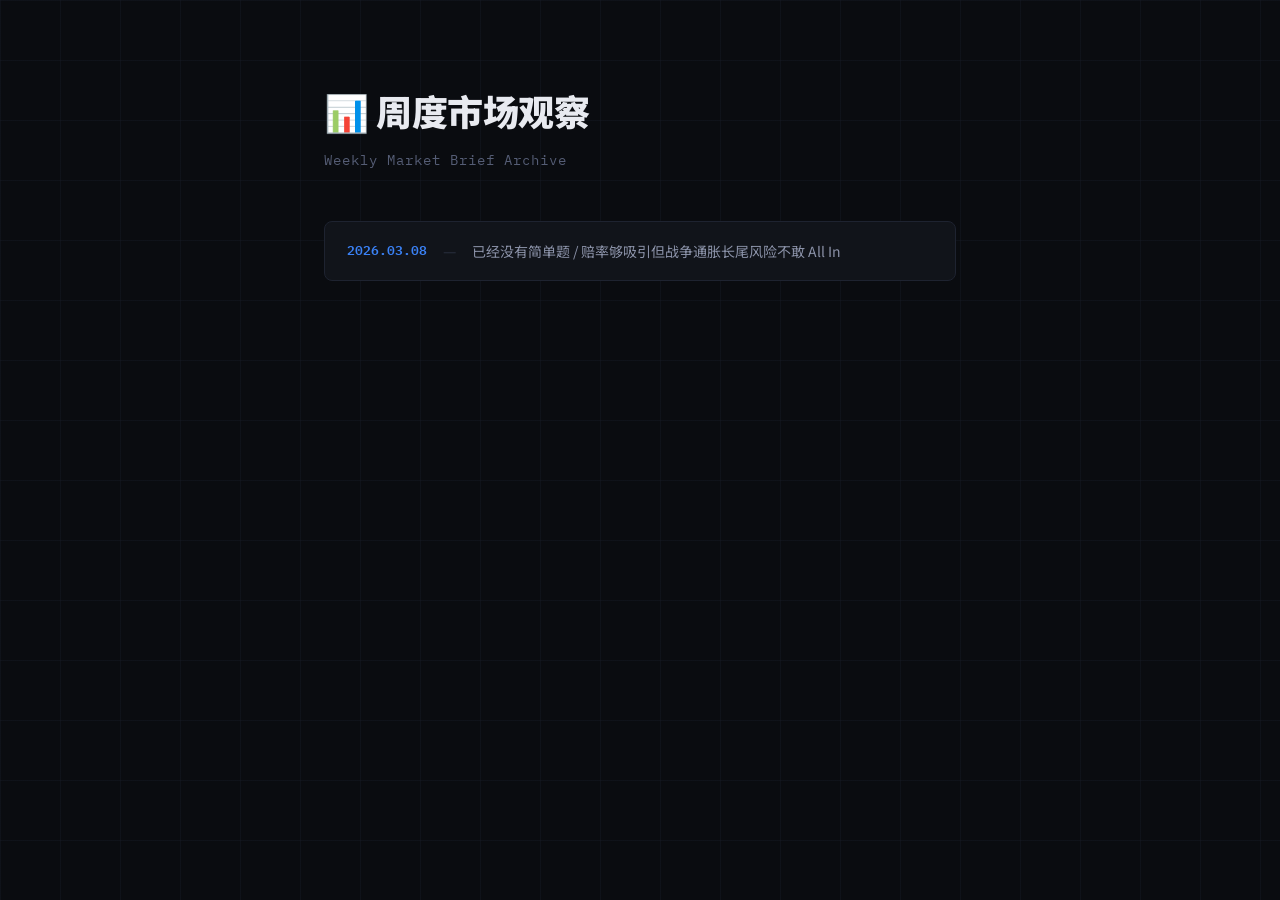
<file: index.html>
<!DOCTYPE html>
<html lang="zh-CN">
<head>
<meta charset="UTF-8">
<meta name="viewport" content="width=device-width, initial-scale=1.0">
<title>周度市场预期和板块观察</title>
<link rel="preconnect" href="https://fonts.googleapis.com">
<link href="https://fonts.googleapis.com/css2?family=IBM+Plex+Mono:wght@400;500;600;700&family=Noto+Sans+SC:wght@300;400;500;700;900&family=Inter:wght@300;400;500;600&display=swap" rel="stylesheet">
<link rel="stylesheet" href="styles/main.css">
<style>
  /* === Index-only styles === */
  .index-wrap {
    max-width: 680px;
    margin: 0 auto;
    padding: 80px 24px 60px;
    position: relative;
    z-index: 1;
  }

  .index-title {
    font-size: clamp(26px, 5vw, 36px);
    font-weight: 900;
    letter-spacing: -0.5px;
    margin-bottom: 8px;
  }

  .index-sub {
    color: var(--text-muted);
    font-size: 14px;
    margin-bottom: 48px;
    font-family: var(--font-mono);
    letter-spacing: 1px;
  }

  .archive-list {
    display: flex;
    flex-direction: column;
    gap: 10px;
  }

  .archive-link {
    display: flex;
    align-items: center;
    gap: 16px;
    padding: 18px 22px;
    background: var(--bg-card);
    border: 1px solid var(--border);
    border-radius: var(--radius);
    color: var(--text-primary);
    text-decoration: none;
    transition: border-color 0.2s, background 0.2s, transform 0.15s;
    font-size: 15px;
    line-height: 1.5;
  }

  .archive-link:hover {
    border-color: var(--accent-blue);
    background: var(--bg-card-hover);
    transform: translateX(4px);
  }

  .archive-link .date {
    color: var(--accent-blue);
    font-family: var(--font-mono);
    font-size: 13px;
    font-weight: 600;
    white-space: nowrap;
    flex-shrink: 0;
  }

  .archive-link .title {
    color: var(--text-secondary);
    font-size: 14px;
  }

  .archive-link .sep {
    color: var(--border-accent);
  }

  @media (max-width: 480px) {
    .index-wrap { padding: 48px 16px 40px; }

    .archive-link {
      flex-direction: column;
      align-items: flex-start;
      gap: 6px;
      padding: 14px 16px;
    }

    .archive-link .sep { display: none; }
  }
</style>
</head>
<body>
<div class="index-wrap">
  <h1 class="index-title">📊 周度市场观察</h1>
  <p class="index-sub">Weekly Market Brief Archive</p>

  <div class="archive-list">
    <a class="archive-link" href="2026-03-08.html">
      <span class="date">2026.03.08</span>
      <span class="sep">—</span>
      <span class="title">已经没有简单题 / 赔率够吸引但战争通胀长尾风险不敢 All In</span>
    </a>
  </div>
</div>
</body>
</html>
</file>
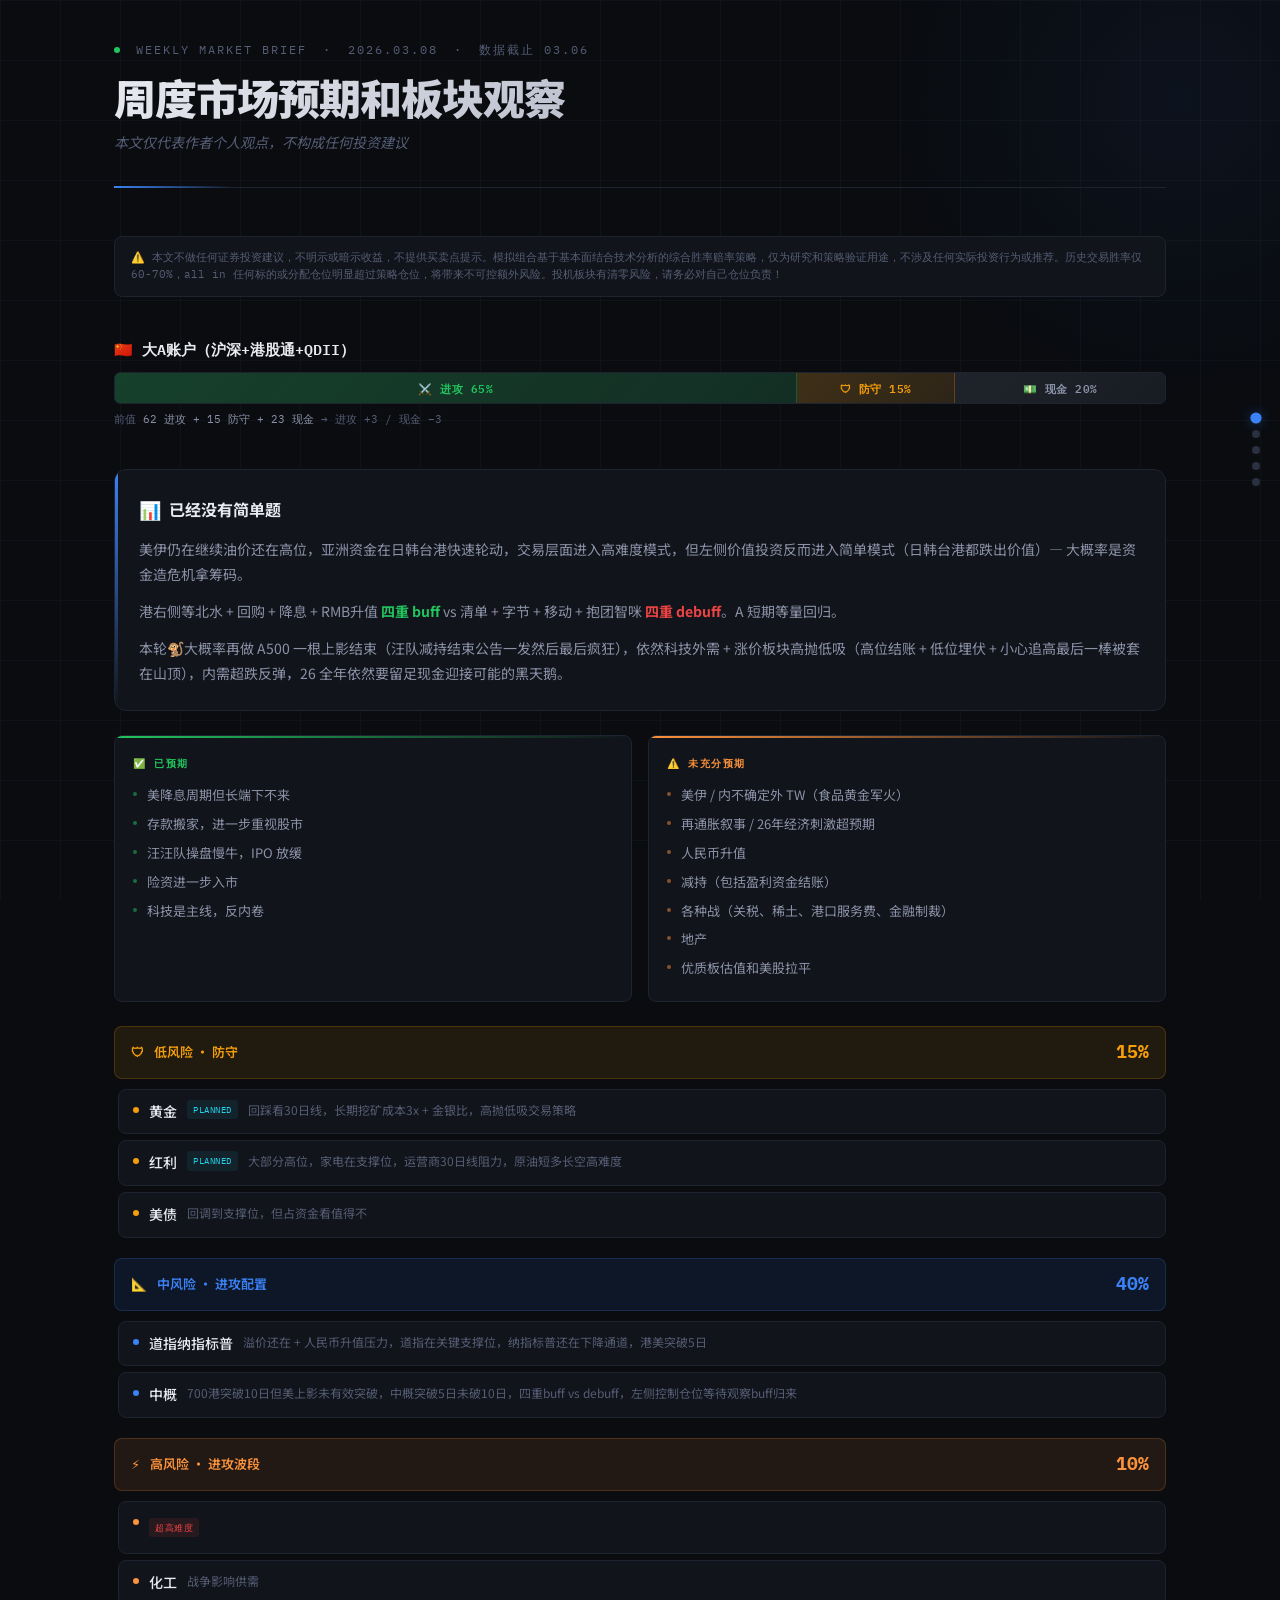
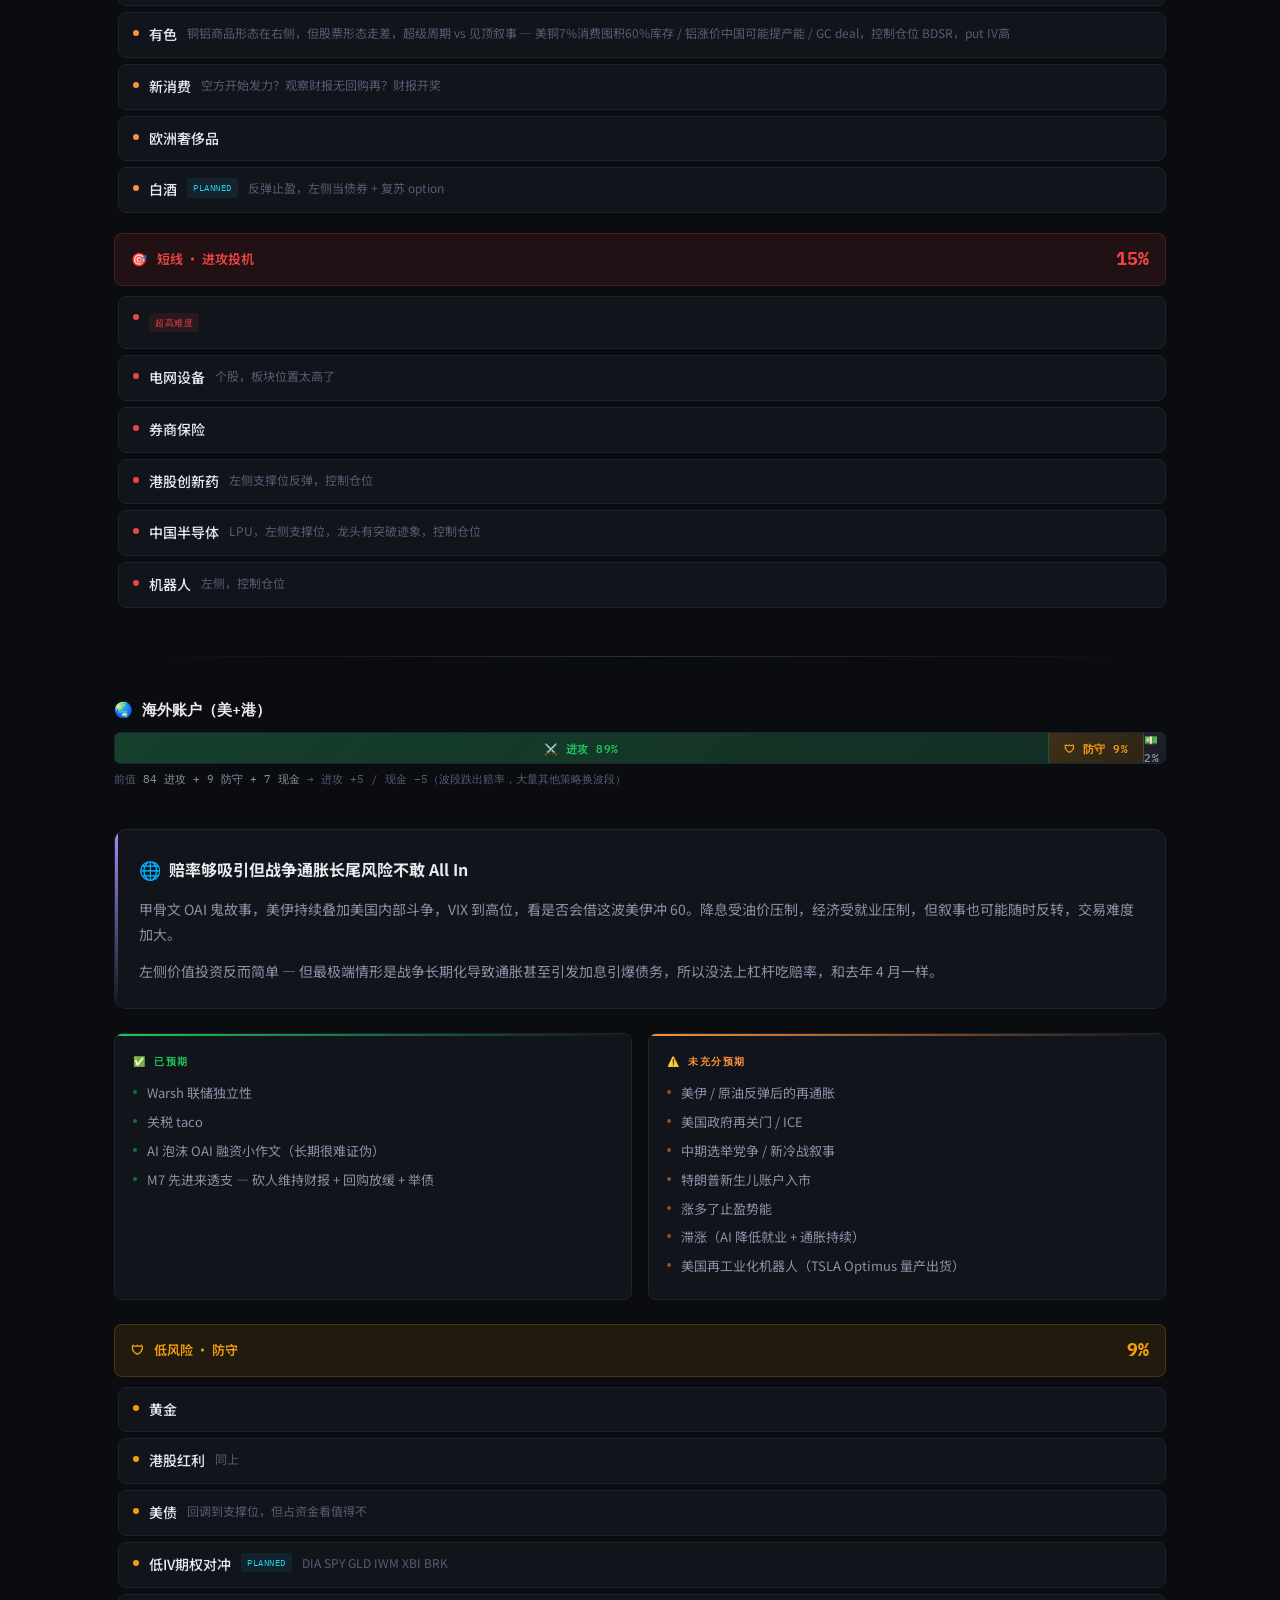
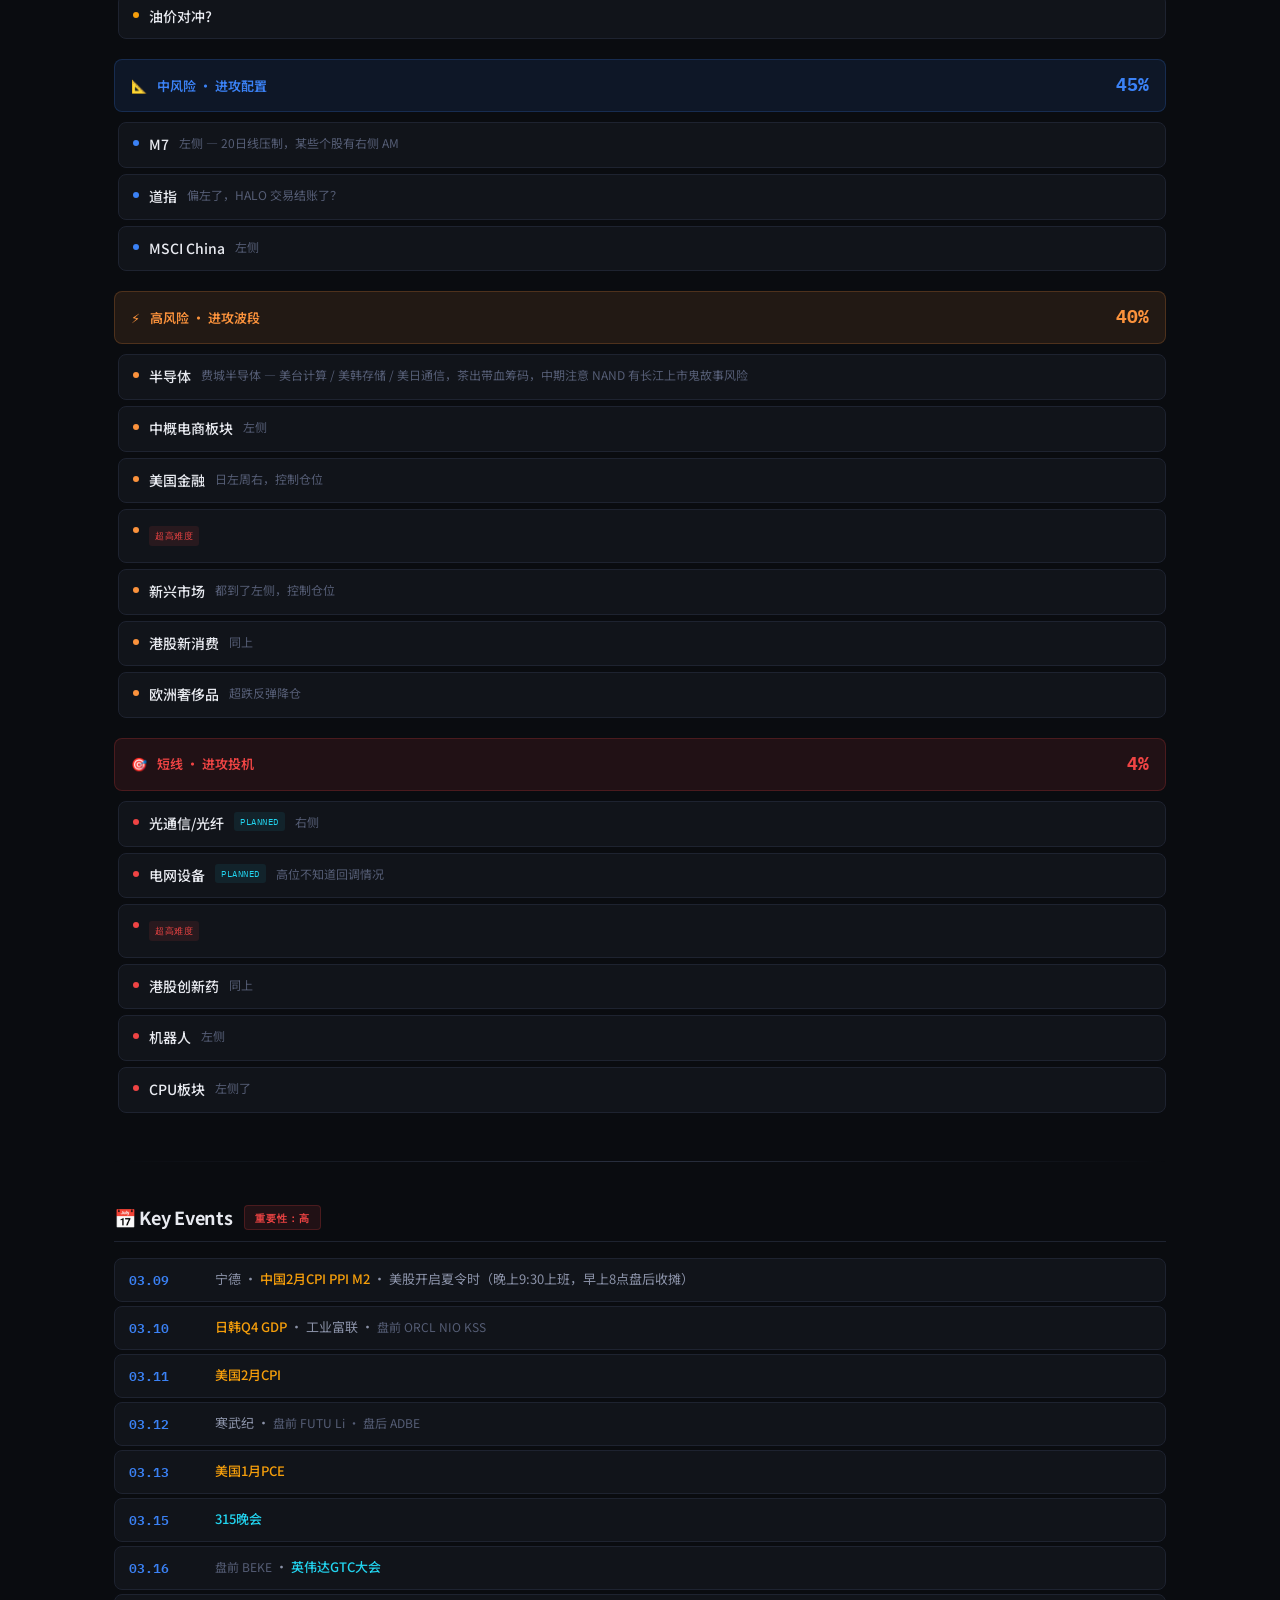
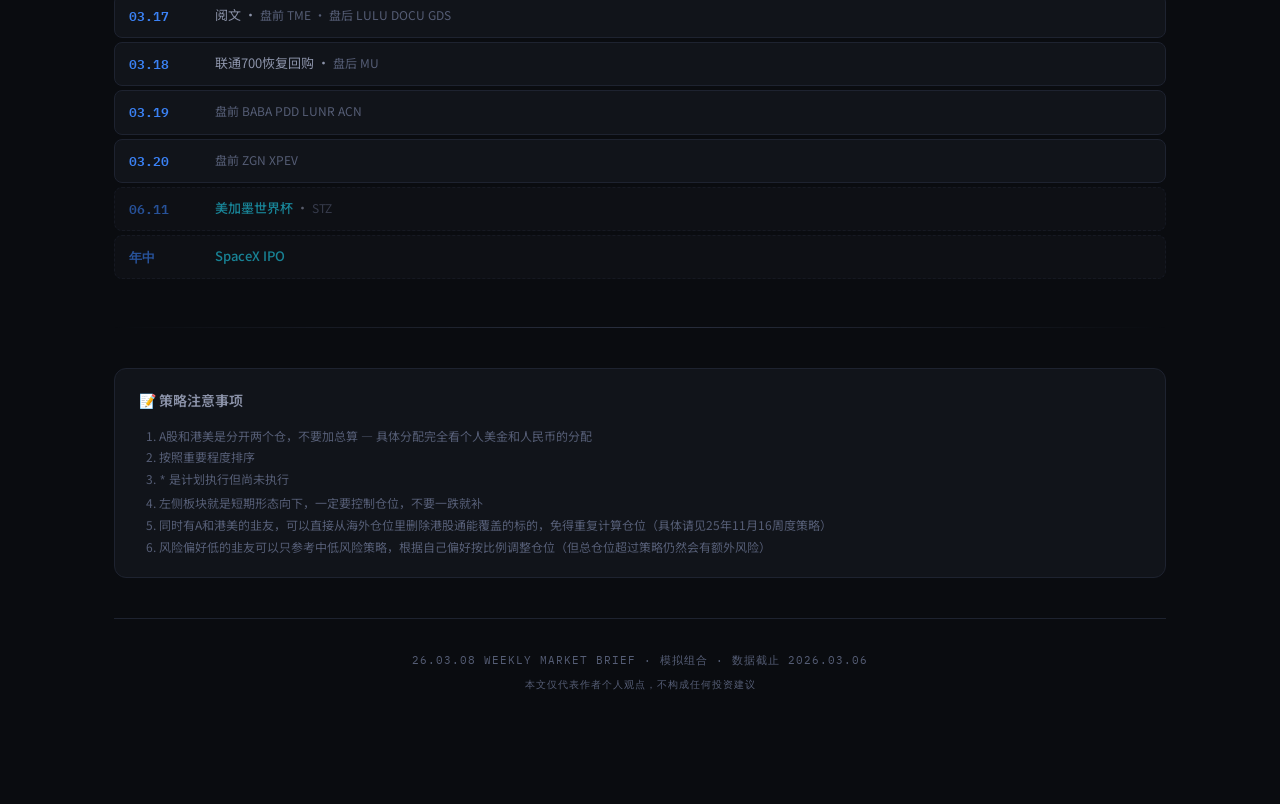
<file: 2026-03-08.html>
<!DOCTYPE html>
<html lang="zh-CN">
<head>
<meta charset="UTF-8">
<meta name="viewport" content="width=device-width, initial-scale=1.0">
<title>26.03.08 周度市场预期和板块观察</title>
<link rel="preconnect" href="https://fonts.googleapis.com">
<link href="https://fonts.googleapis.com/css2?family=IBM+Plex+Mono:wght@400;500;600;700&family=Noto+Sans+SC:wght@300;400;500;700;900&family=Inter:wght@300;400;500;600&display=swap" rel="stylesheet">
<link rel="stylesheet" href="styles/main.css">
</head>
<body class="glow-decoration">

<nav class="toc">
  <a href="#overview" data-label="总览"></a>
  <a href="#a-share" data-label="大A"></a>
  <a href="#overseas" data-label="海外"></a>
  <a href="#events" data-label="事件"></a>
  <a href="#notes" data-label="备注"></a>
</nav>

<div class="container">

  <!-- HEADER -->
  <header class="header" id="overview">
    <div class="header-meta">
      <span class="pulse"></span>
      <span>Weekly Market Brief</span>
      <span>&middot;</span>
      <span>2026.03.08</span>
      <span>&middot;</span>
      <span>数据截止 03.06</span>
    </div>
    <h1>周度市场预期和板块观察</h1>
    <p class="subtitle">本文仅代表作者个人观点，不构成任何投资建议</p>
  </header>

  <!-- DISCLAIMER -->
  <div class="disclaimer">
    ⚠️ 本文不做任何证券投资建议，不明示或暗示收益，不提供买卖点提示。模拟组合基于基本面结合技术分析的综合胜率赔率策略，仅为研究和策略验证用途，不涉及任何实际投资行为或推荐。历史交易胜率仅 60-70%，all in 任何标的或分配仓位明显超过策略仓位，将带来不可控额外风险。投机板块有清零风险，请务必对自己仓位负责！
  </div>

  <!-- ===== 大A ===== -->
  <section class="section" id="a-share">

    <div class="alloc-bar-wrapper">
      <div class="alloc-bar-label">
        <span class="account-name">🇨🇳 大A账户（沪深+港股通+QDII）</span>
      </div>
      <div class="alloc-bar">
        <div class="seg offense" style="flex: 65">⚔️ 进攻 65%</div>
        <div class="seg defense" style="flex: 15">🛡 防守 15%</div>
        <div class="seg cash" style="flex: 20">💵 现金 20%</div>
      </div>
      <div class="alloc-change">前值 <span>62 进攻 + 15 防守 + 23 现金</span> &rarr; 进攻 +3 / 现金 &minus;3</div>
    </div>

    <div class="narrative account-a">
      <h3><span class="emoji">📊</span> 已经没有简单题</h3>
      <p>美伊仍在继续油价还在高位，亚洲资金在日韩台港快速轮动，交易层面进入高难度模式，但左侧价值投资反而进入简单模式（日韩台港都跌出价值）— 大概率是资金造危机拿筹码。</p>
      <p>港右侧等北水 + 回购 + 降息 + RMB升值 <strong class="text-bull">四重 buff</strong> vs 清单 + 字节 + 移动 + 抱团智咪 <strong class="text-bear">四重 debuff</strong>。A 短期等量回归。</p>
      <p>本轮🐒大概率再做 A500 一根上影结束（汪队减持结束公告一发然后最后疯狂），依然科技外需 + 涨价板块高抛低吸（高位结账 + 低位埋伏 + 小心追高最后一棒被套在山顶），内需超跌反弹，26 全年依然要留足现金迎接可能的黑天鹅。</p>
    </div>

    <div class="expect-grid">
      <div class="expect-card priced">
        <div class="card-label mono-label">✅ 已预期</div>
        <ul>
          <li>美降息周期但长端下不来</li>
          <li>存款搬家，进一步重视股市</li>
          <li>汪汪队操盘慢牛，IPO 放缓</li>
          <li>险资进一步入市</li>
          <li>科技是主线，反内卷</li>
        </ul>
      </div>
      <div class="expect-card unpriced">
        <div class="card-label mono-label">⚠️ 未充分预期</div>
        <ul>
          <li>美伊 / 内不确定外 TW（食品黄金军火）</li>
          <li>再通胀叙事 / 26年经济刺激超预期</li>
          <li>人民币升值</li>
          <li>减持（包括盈利资金结账）</li>
          <li>各种战（关税、稀土、港口服务费、金融制裁）</li>
          <li>地产</li>
          <li>优质板估值和美股拉平</li>
        </ul>
      </div>
    </div>

    <!-- 大A Portfolio -->
    <div class="portfolio-section">

      <!-- 防守 15% -->
      <div class="risk-block">
        <div class="risk-header risk-low">
          <span>🛡</span> 低风险 · 防守
          <span class="risk-pct">15%</span>
        </div>
        <div class="holdings">
          <div class="holding-item">
            <div class="dot" style="background:var(--accent-gold)"></div>
            <span class="name">黄金</span>
            <span class="tag tag--planned">PLANNED</span>
            <span class="note">回踩看30日线，长期挖矿成本3x + 金银比，高抛低吸交易策略</span>
          </div>
          <div class="holding-item">
            <div class="dot" style="background:var(--accent-gold)"></div>
            <span class="name">红利</span>
            <span class="tag tag--planned">PLANNED</span>
            <span class="note">大部分高位，家电在支撑位，运营商30日线阻力，原油短多长空高难度</span>
          </div>
          <div class="holding-item">
            <div class="dot" style="background:var(--accent-gold)"></div>
            <span class="name">美债</span>
            <span class="note">回调到支撑位，但占资金看值得不</span>
          </div>
        </div>
      </div>

      <!-- 进攻配置 40% -->
      <div class="risk-block">
        <div class="risk-header risk-mid">
          <span>📐</span> 中风险 · 进攻配置
          <span class="risk-pct">40%</span>
        </div>
        <div class="holdings">
          <div class="holding-item">
            <div class="dot" style="background:var(--accent-blue)"></div>
            <span class="name">道指纳指标普</span>
            <span class="note">溢价还在 + 人民币升值压力，道指在关键支撑位，纳指标普还在下降通道，港美突破5日</span>
          </div>
          <div class="holding-item">
            <div class="dot" style="background:var(--accent-blue)"></div>
            <span class="name">中概</span>
            <span class="note">700港突破10日但美上影未有效突破，中概突破5日未破10日，四重buff vs debuff，左侧控制仓位等待观察buff归来</span>
          </div>
        </div>
      </div>

      <!-- 进攻波段 10% -->
      <div class="risk-block">
        <div class="risk-header risk-high">
          <span>⚡</span> 高风险 · 进攻波段
          <span class="risk-pct">10%</span>
        </div>
        <div class="holdings">
          <div class="holding-item">
            <div class="dot" style="background:var(--accent-warn)"></div>
            <div>
              <span class="tag tag--difficulty">超高难度</span>
            </div>
          </div>
          <div class="holding-item">
            <div class="dot" style="background:var(--accent-warn)"></div>
            <span class="name">化工</span>
            <span class="note">战争影响供需</span>
          </div>
          <div class="holding-item">
            <div class="dot" style="background:var(--accent-warn)"></div>
            <span class="name">有色</span>
            <span class="note">铜铝商品形态在右侧，但股票形态走差，超级周期 vs 见顶叙事 — 美铜7%消费囤积60%库存 / 铝涨价中国可能提产能 / GC deal，控制仓位 BDSR，put IV高</span>
          </div>
          <div class="holding-item">
            <div class="dot" style="background:var(--accent-warn)"></div>
            <span class="name">新消费</span>
            <span class="note">空方开始发力？观察财报无回购再？财报开奖</span>
          </div>
          <div class="holding-item">
            <div class="dot" style="background:var(--accent-warn)"></div>
            <span class="name">欧洲奢侈品</span>
            <span class="note"></span>
          </div>
          <div class="holding-item">
            <div class="dot" style="background:var(--accent-warn)"></div>
            <span class="name">白酒</span>
            <span class="tag tag--planned">PLANNED</span>
            <span class="note">反弹止盈，左侧当债券 + 复苏 option</span>
          </div>
        </div>
      </div>

      <!-- 进攻投机 15% -->
      <div class="risk-block">
        <div class="risk-header risk-spec">
          <span>🎯</span> 短线 · 进攻投机
          <span class="risk-pct">15%</span>
        </div>
        <div class="holdings">
          <div class="holding-item">
            <div class="dot" style="background:var(--accent-bear)"></div>
            <div>
              <span class="tag tag--difficulty">超高难度</span>
            </div>
          </div>
          <div class="holding-item">
            <div class="dot" style="background:var(--accent-bear)"></div>
            <span class="name">电网设备</span>
            <span class="note">个股，板块位置太高了</span>
          </div>
          <div class="holding-item">
            <div class="dot" style="background:var(--accent-bear)"></div>
            <span class="name">券商保险</span>
            <span class="note"></span>
          </div>
          <div class="holding-item">
            <div class="dot" style="background:var(--accent-bear)"></div>
            <span class="name">港股创新药</span>
            <span class="note">左侧支撑位反弹，控制仓位</span>
          </div>
          <div class="holding-item">
            <div class="dot" style="background:var(--accent-bear)"></div>
            <span class="name">中国半导体</span>
            <span class="note">LPU，左侧支撑位，龙头有突破迹象，控制仓位</span>
          </div>
          <div class="holding-item">
            <div class="dot" style="background:var(--accent-bear)"></div>
            <span class="name">机器人</span>
            <span class="note">左侧，控制仓位</span>
          </div>
        </div>
      </div>

    </div>
  </section>

  <div class="divider"></div>

  <!-- ===== 海外 ===== -->
  <section class="section" id="overseas">

    <div class="alloc-bar-wrapper">
      <div class="alloc-bar-label">
        <span class="account-name">🌏 海外账户（美+港）</span>
      </div>
      <div class="alloc-bar">
        <div class="seg offense" style="flex: 89">⚔️ 进攻 89%</div>
        <div class="seg defense" style="flex: 9">🛡 防守 9%</div>
        <div class="seg cash" style="flex: 2">💵 2%</div>
      </div>
      <div class="alloc-change">前值 <span>84 进攻 + 9 防守 + 7 现金</span> &rarr; 进攻 +5 / 现金 &minus;5（波段跌出赔率，大量其他策略换波段）</div>
    </div>

    <div class="narrative account-overseas">
      <h3><span class="emoji">🌐</span> 赔率够吸引但战争通胀长尾风险不敢 All In</h3>
      <p>甲骨文 OAI 鬼故事，美伊持续叠加美国内部斗争，VIX 到高位，看是否会借这波美伊冲 60。降息受油价压制，经济受就业压制，但叙事也可能随时反转，交易难度加大。</p>
      <p>左侧价值投资反而简单 — 但最极端情形是战争长期化导致通胀甚至引发加息引爆债务，所以没法上杠杆吃赔率，和去年 4 月一样。</p>
    </div>

    <div class="expect-grid">
      <div class="expect-card priced">
        <div class="card-label mono-label">✅ 已预期</div>
        <ul>
          <li>Warsh 联储独立性</li>
          <li>关税 taco</li>
          <li>AI 泡沫 OAI 融资小作文（长期很难证伪）</li>
          <li>M7 先进来透支 — 砍人维持财报 + 回购放缓 + 举债</li>
        </ul>
      </div>
      <div class="expect-card unpriced">
        <div class="card-label mono-label">⚠️ 未充分预期</div>
        <ul>
          <li>美伊 / 原油反弹后的再通胀</li>
          <li>美国政府再关门 / ICE</li>
          <li>中期选举党争 / 新冷战叙事</li>
          <li>特朗普新生儿账户入市</li>
          <li>涨多了止盈势能</li>
          <li>滞涨（AI 降低就业 + 通胀持续）</li>
          <li>美国再工业化机器人（TSLA Optimus 量产出货）</li>
        </ul>
      </div>
    </div>

    <!-- 海外 Portfolio -->
    <div class="portfolio-section">

      <!-- 防守 9% -->
      <div class="risk-block">
        <div class="risk-header risk-low">
          <span>🛡</span> 低风险 · 防守
          <span class="risk-pct">9%</span>
        </div>
        <div class="holdings">
          <div class="holding-item">
            <div class="dot" style="background:var(--accent-gold)"></div>
            <span class="name">黄金</span>
            <span class="note"></span>
          </div>
          <div class="holding-item">
            <div class="dot" style="background:var(--accent-gold)"></div>
            <span class="name">港股红利</span>
            <span class="note">同上</span>
          </div>
          <div class="holding-item">
            <div class="dot" style="background:var(--accent-gold)"></div>
            <span class="name">美债</span>
            <span class="note">回调到支撑位，但占资金看值得不</span>
          </div>
          <div class="holding-item">
            <div class="dot" style="background:var(--accent-gold)"></div>
            <span class="name">低IV期权对冲</span>
            <span class="tag tag--planned">PLANNED</span>
            <span class="note">DIA SPY GLD IWM XBI BRK</span>
          </div>
          <div class="holding-item">
            <div class="dot" style="background:var(--accent-gold)"></div>
            <span class="name">油价对冲?</span>
            <span class="note"></span>
          </div>
        </div>
      </div>

      <!-- 进攻配置 45% -->
      <div class="risk-block">
        <div class="risk-header risk-mid">
          <span>📐</span> 中风险 · 进攻配置
          <span class="risk-pct">45%</span>
        </div>
        <div class="holdings">
          <div class="holding-item">
            <div class="dot" style="background:var(--accent-blue)"></div>
            <span class="name">M7</span>
            <span class="note">左侧 — 20日线压制，某些个股有右侧 AM</span>
          </div>
          <div class="holding-item">
            <div class="dot" style="background:var(--accent-blue)"></div>
            <span class="name">道指</span>
            <span class="note">偏左了，HALO 交易结账了？</span>
          </div>
          <div class="holding-item">
            <div class="dot" style="background:var(--accent-blue)"></div>
            <span class="name">MSCI China</span>
            <span class="note">左侧</span>
          </div>
        </div>
      </div>

      <!-- 进攻波段 40% -->
      <div class="risk-block">
        <div class="risk-header risk-high">
          <span>⚡</span> 高风险 · 进攻波段
          <span class="risk-pct">40%</span>
        </div>
        <div class="holdings">
          <div class="holding-item">
            <div class="dot" style="background:var(--accent-warn)"></div>
            <span class="name">半导体</span>
            <span class="note">费城半导体 — 美台计算 / 美韩存储 / 美日通信，茶出带血筹码，中期注意 NAND 有长江上市鬼故事风险</span>
          </div>
          <div class="holding-item">
            <div class="dot" style="background:var(--accent-warn)"></div>
            <span class="name">中概电商板块</span>
            <span class="note">左侧</span>
          </div>
          <div class="holding-item">
            <div class="dot" style="background:var(--accent-warn)"></div>
            <span class="name">美国金融</span>
            <span class="note">日左周右，控制仓位</span>
          </div>
          <div class="holding-item">
            <div class="dot" style="background:var(--accent-warn)"></div>
            <div>
              <span class="tag tag--difficulty">超高难度</span>
            </div>
          </div>
          <div class="holding-item">
            <div class="dot" style="background:var(--accent-warn)"></div>
            <span class="name">新兴市场</span>
            <span class="note">都到了左侧，控制仓位</span>
          </div>
          <div class="holding-item">
            <div class="dot" style="background:var(--accent-warn)"></div>
            <span class="name">港股新消费</span>
            <span class="note">同上</span>
          </div>
          <div class="holding-item">
            <div class="dot" style="background:var(--accent-warn)"></div>
            <span class="name">欧洲奢侈品</span>
            <span class="note">超跌反弹降仓</span>
          </div>
        </div>
      </div>

      <!-- 进攻投机 4% -->
      <div class="risk-block">
        <div class="risk-header risk-spec">
          <span>🎯</span> 短线 · 进攻投机
          <span class="risk-pct">4%</span>
        </div>
        <div class="holdings">
          <div class="holding-item">
            <div class="dot" style="background:var(--accent-bear)"></div>
            <span class="name">光通信/光纤</span>
            <span class="tag tag--planned">PLANNED</span>
            <span class="note">右侧</span>
          </div>
          <div class="holding-item">
            <div class="dot" style="background:var(--accent-bear)"></div>
            <span class="name">电网设备</span>
            <span class="tag tag--planned">PLANNED</span>
            <span class="note">高位不知道回调情况</span>
          </div>
          <div class="holding-item">
            <div class="dot" style="background:var(--accent-bear)"></div>
            <div>
              <span class="tag tag--difficulty">超高难度</span>
            </div>
          </div>
          <div class="holding-item">
            <div class="dot" style="background:var(--accent-bear)"></div>
            <span class="name">港股创新药</span>
            <span class="note">同上</span>
          </div>
          <div class="holding-item">
            <div class="dot" style="background:var(--accent-bear)"></div>
            <span class="name">机器人</span>
            <span class="note">左侧</span>
          </div>
          <div class="holding-item">
            <div class="dot" style="background:var(--accent-bear)"></div>
            <span class="name">CPU板块</span>
            <span class="note">左侧了</span>
          </div>
        </div>
      </div>

    </div>
  </section>

  <div class="divider"></div>

  <!-- ===== EVENTS ===== -->
  <section class="events-section" id="events">
    <div class="section-header">
      <h2>📅 Key Events</h2>
      <span class="badge badge--danger">重要性：高</span>
    </div>

    <div class="event-list">
      <div class="event-item">
        <div class="event-date">03.09</div>
        <div class="event-content">
          宁德 &middot; <span class="macro">中国2月CPI PPI M2</span> &middot; 美股开启夏令时（晚上9:30上班，早上8点盘后收摊）
        </div>
      </div>
      <div class="event-item">
        <div class="event-date">03.10</div>
        <div class="event-content">
          <span class="macro">日韩Q4 GDP</span> &middot; 工业富联 &middot; <span class="earnings">盘前 ORCL NIO KSS</span>
        </div>
      </div>
      <div class="event-item">
        <div class="event-date">03.11</div>
        <div class="event-content">
          <span class="macro">美国2月CPI</span>
        </div>
      </div>
      <div class="event-item">
        <div class="event-date">03.12</div>
        <div class="event-content">
          寒武纪 &middot; <span class="earnings">盘前 FUTU Li &middot; 盘后 ADBE</span>
        </div>
      </div>
      <div class="event-item">
        <div class="event-date">03.13</div>
        <div class="event-content">
          <span class="macro">美国1月PCE</span>
        </div>
      </div>
      <div class="event-item">
        <div class="event-date">03.15</div>
        <div class="event-content">
          <span class="highlight">315晚会</span>
        </div>
      </div>
      <div class="event-item">
        <div class="event-date">03.16</div>
        <div class="event-content">
          <span class="earnings">盘前 BEKE</span> &middot; <span class="highlight">英伟达GTC大会</span>
        </div>
      </div>
      <div class="event-item">
        <div class="event-date">03.17</div>
        <div class="event-content">
          阅文 &middot; <span class="earnings">盘前 TME &middot; 盘后 LULU DOCU GDS</span>
        </div>
      </div>
      <div class="event-item">
        <div class="event-date">03.18</div>
        <div class="event-content">
          联通700恢复回购 &middot; <span class="earnings">盘后 MU</span>
        </div>
      </div>
      <div class="event-item">
        <div class="event-date">03.19</div>
        <div class="event-content">
          <span class="earnings">盘前 BABA PDD LUNR ACN</span>
        </div>
      </div>
      <div class="event-item">
        <div class="event-date">03.20</div>
        <div class="event-content">
          <span class="earnings">盘前 ZGN XPEV</span>
        </div>
      </div>
      <div class="event-item future">
        <div class="event-date">06.11</div>
        <div class="event-content">
          <span class="highlight">美加墨世界杯</span> &middot; <span class="earnings">STZ</span>
        </div>
      </div>
      <div class="event-item future">
        <div class="event-date">年中</div>
        <div class="event-content">
          <span class="highlight">SpaceX IPO</span>
        </div>
      </div>
    </div>
  </section>

  <div class="divider"></div>

  <!-- ===== NOTES ===== -->
  <section class="notes-section" id="notes">
    <h3>📝 策略注意事项</h3>
    <ol>
      <li>A股和港美是分开两个仓，不要加总算 — 具体分配完全看个人美金和人民币的分配</li>
      <li>按照重要程度排序</li>
      <li><code>*</code> 是计划执行但尚未执行</li>
      <li>左侧板块就是短期形态向下，一定要控制仓位，不要一跌就补</li>
      <li>同时有A和港美的韭友，可以直接从海外仓位里删除港股通能覆盖的标的，免得重复计算仓位（具体请见25年11月16周度策略）</li>
      <li>风险偏好低的韭友可以只参考中低风险策略，根据自己偏好按比例调整仓位（但总仓位超过策略仍然会有额外风险）</li>
    </ol>
  </section>

  <!-- FOOTER -->
  <footer class="footer">
    <p>26.03.08 WEEKLY MARKET BRIEF &middot; 模拟组合 &middot; 数据截止 2026.03.06</p>
    <p style="margin-top:6px; font-size:10px;">本文仅代表作者个人观点，不构成任何投资建议</p>
  </footer>

</div>

<script>
// Active TOC dot on scroll
const sections = document.querySelectorAll('[id]');
const tocLinks = document.querySelectorAll('.toc a');

window.addEventListener('scroll', () => {
  let current = '';
  sections.forEach(s => {
    if (s.offsetTop - 200 <= window.scrollY) current = s.id;
  });
  tocLinks.forEach(a => {
    a.classList.toggle('active', a.getAttribute('href') === '#' + current);
  });
});
</script>

</body>
</html>
</file>
<file: styles/main.css>
/* ============================================================
   Weekly Market Brief — Shared Styles
   深色金融风格 · 纯 CSS · GitHub Pages 静态托管
   ============================================================ */

/* ---------- Reset & Variables ---------- */
*, *::before, *::after { margin: 0; padding: 0; box-sizing: border-box; }

:root {
  /* Backgrounds */
  --bg-deep: #0a0c10;
  --bg-card: #11141a;
  --bg-card-hover: #161a22;
  --bg-surface: #1a1e28;

  /* Borders */
  --border: #1e2330;
  --border-accent: #2a3040;

  /* Text */
  --text-primary: #e8eaf0;
  --text-secondary: #8b92a8;
  --text-muted: #555d75;

  /* Accent Colors */
  --accent-bull: #22c55e;
  --accent-bull-dim: rgba(34, 197, 94, 0.12);
  --accent-bear: #ef4444;
  --accent-bear-dim: rgba(239, 68, 68, 0.1);
  --accent-gold: #f59e0b;
  --accent-gold-dim: rgba(245, 158, 11, 0.1);
  --accent-blue: #3b82f6;
  --accent-blue-dim: rgba(59, 130, 246, 0.1);
  --accent-purple: #a78bfa;
  --accent-purple-dim: rgba(167, 139, 250, 0.1);
  --accent-cyan: #22d3ee;
  --accent-warn: #fb923c;
  --accent-warn-dim: rgba(251, 146, 60, 0.1);

  /* Fonts */
  --font-mono: 'IBM Plex Mono', 'SF Mono', monospace;
  --font-sans: 'Noto Sans SC', 'Inter', system-ui, sans-serif;

  /* Radius */
  --radius: 8px;
  --radius-lg: 12px;
}

/* ---------- Base ---------- */
html {
  scroll-behavior: smooth;
  background: var(--bg-deep);
  color: var(--text-primary);
}

body {
  font-family: var(--font-sans);
  font-size: 15px;
  line-height: 1.7;
  min-height: 100vh;
  -webkit-font-smoothing: antialiased;
  overflow-x: hidden;
}

/* ---------- Grid Background (shared decoration) ---------- */
body::before {
  content: '';
  position: fixed;
  inset: 0;
  background:
    linear-gradient(90deg, rgba(30, 35, 48, 0.3) 1px, transparent 1px),
    linear-gradient(rgba(30, 35, 48, 0.3) 1px, transparent 1px);
  background-size: 60px 60px;
  pointer-events: none;
  z-index: 0;
}

/* ---------- Scrollbar ---------- */
::-webkit-scrollbar { width: 6px; }
::-webkit-scrollbar-track { background: var(--bg-deep); }
::-webkit-scrollbar-thumb { background: var(--border-accent); border-radius: 3px; }

/* ---------- Layout ---------- */
.container {
  position: relative;
  z-index: 1;
  max-width: 1100px;
  margin: 0 auto;
  padding: 40px 24px 80px;
}

/* ---------- Card (reusable) ---------- */
.card {
  background: var(--bg-card);
  border: 1px solid var(--border);
  border-radius: var(--radius);
  transition: border-color 0.2s, background 0.2s;
}

.card:hover {
  border-color: var(--border-accent);
  background: var(--bg-card-hover);
}

.card--lg { border-radius: var(--radius-lg); }

/* ---------- Mono Label (reusable) ---------- */
.mono-label {
  font-family: var(--font-mono);
  font-size: 10px;
  font-weight: 600;
  letter-spacing: 1.5px;
  text-transform: uppercase;
}

/* ---------- Tag (reusable) ---------- */
.tag {
  font-family: var(--font-mono);
  font-size: 9px;
  padding: 2px 6px;
  border-radius: 3px;
  letter-spacing: 0.5px;
  white-space: nowrap;
  display: inline-block;
}

.tag--planned {
  color: var(--accent-cyan);
  background: rgba(34, 211, 238, 0.08);
}

.tag--difficulty {
  color: var(--accent-bear);
  background: var(--accent-bear-dim);
  margin-bottom: 6px;
}

/* ---------- Badge (reusable) ---------- */
.badge {
  font-family: var(--font-mono);
  font-size: 10px;
  font-weight: 600;
  padding: 3px 10px;
  border-radius: 4px;
  letter-spacing: 1px;
}

.badge--danger {
  background: var(--accent-bear-dim);
  color: var(--accent-bear);
  border: 1px solid rgba(239, 68, 68, 0.2);
}

/* ---------- Section & Animation ---------- */
.section {
  margin-bottom: 40px;
  animation: fadeUp 0.6s ease-out both;
}

@keyframes fadeUp {
  from { opacity: 0; transform: translateY(16px); }
  to   { opacity: 1; transform: translateY(0); }
}

.section-header {
  display: flex;
  align-items: center;
  gap: 12px;
  margin-bottom: 16px;
  padding-bottom: 8px;
  border-bottom: 1px solid var(--border);
}

.section-header h2 {
  font-size: 18px;
  font-weight: 700;
  letter-spacing: -0.3px;
}

/* ---------- Divider ---------- */
.divider {
  height: 1px;
  background: linear-gradient(90deg, transparent, var(--border-accent), transparent);
  margin: 40px 0;
}

/* ---------- Header ---------- */
.header {
  margin-bottom: 48px;
  padding-bottom: 32px;
  border-bottom: 1px solid var(--border);
  position: relative;
}

.header::after {
  content: '';
  position: absolute;
  bottom: -1px;
  left: 0;
  width: 120px;
  height: 2px;
  background: linear-gradient(90deg, var(--accent-blue), transparent);
}

.header-meta {
  font-family: var(--font-mono);
  font-size: 12px;
  color: var(--text-muted);
  letter-spacing: 2px;
  text-transform: uppercase;
  margin-bottom: 12px;
  display: flex;
  align-items: center;
  gap: 16px;
}

.header-meta .pulse {
  display: inline-block;
  width: 6px;
  height: 6px;
  background: var(--accent-bull);
  border-radius: 50%;
  animation: pulse 2s ease-in-out infinite;
}

@keyframes pulse {
  0%, 100% { opacity: 1; box-shadow: 0 0 0 0 rgba(34, 197, 94, 0.4); }
  50%      { opacity: 0.6; box-shadow: 0 0 0 6px rgba(34, 197, 94, 0); }
}

.header h1 {
  font-size: clamp(28px, 4vw, 42px);
  font-weight: 900;
  line-height: 1.2;
  letter-spacing: -1px;
  background: linear-gradient(135deg, var(--text-primary) 0%, var(--text-secondary) 100%);
  -webkit-background-clip: text;
  -webkit-text-fill-color: transparent;
  background-clip: text;
}

.header .subtitle {
  font-size: 14px;
  color: var(--text-muted);
  margin-top: 8px;
  font-style: italic;
}

/* ---------- Disclaimer ---------- */
.disclaimer {
  font-size: 11px;
  color: var(--text-muted);
  background: var(--bg-card);
  border: 1px solid var(--border);
  border-radius: var(--radius);
  padding: 12px 16px;
  margin-bottom: 40px;
  line-height: 1.6;
  font-family: var(--font-mono);
}

/* ---------- Allocation Bar ---------- */
.alloc-bar-wrapper { margin-bottom: 40px; }

.alloc-bar-label {
  font-family: var(--font-mono);
  font-size: 13px;
  color: var(--text-secondary);
  margin-bottom: 10px;
  display: flex;
  justify-content: space-between;
  align-items: center;
}

.alloc-bar-label .account-name {
  font-weight: 600;
  color: var(--text-primary);
  font-size: 15px;
}

.alloc-bar {
  height: 32px;
  border-radius: 6px;
  overflow: hidden;
  display: flex;
  border: 1px solid var(--border);
  background: var(--bg-card);
}

.alloc-bar .seg {
  display: flex;
  align-items: center;
  justify-content: center;
  font-family: var(--font-mono);
  font-size: 11px;
  font-weight: 600;
  letter-spacing: 0.5px;
  position: relative;
  overflow: hidden;
}

.alloc-bar .seg.offense {
  background: linear-gradient(135deg, rgba(34, 197, 94, 0.25), rgba(34, 197, 94, 0.15));
  color: var(--accent-bull);
  border-right: 1px solid rgba(34, 197, 94, 0.2);
}

.alloc-bar .seg.defense {
  background: linear-gradient(135deg, rgba(245, 158, 11, 0.2), rgba(245, 158, 11, 0.12));
  color: var(--accent-gold);
  border-right: 1px solid rgba(245, 158, 11, 0.2);
}

.alloc-bar .seg.cash {
  background: linear-gradient(135deg, rgba(139, 146, 168, 0.12), rgba(139, 146, 168, 0.06));
  color: var(--text-secondary);
}

.alloc-change {
  font-size: 11px;
  color: var(--text-muted);
  margin-top: 6px;
  font-family: var(--font-mono);
}

.alloc-change span { color: var(--text-secondary); }

/* ---------- Narrative Block ---------- */
.narrative {
  background: var(--bg-card);
  border: 1px solid var(--border);
  border-radius: var(--radius-lg);
  padding: 24px;
  margin-bottom: 24px;
  position: relative;
  overflow: hidden;
}

.narrative::before {
  content: '';
  position: absolute;
  top: 0;
  left: 0;
  width: 3px;
  height: 100%;
}

.narrative.account-a::before       { background: linear-gradient(180deg, var(--accent-blue), transparent); }
.narrative.account-overseas::before { background: linear-gradient(180deg, var(--accent-purple), transparent); }

.narrative h3 {
  font-size: 16px;
  font-weight: 700;
  margin-bottom: 12px;
  display: flex;
  align-items: center;
  gap: 8px;
}

.narrative h3 .emoji { font-size: 18px; }

.narrative p {
  color: var(--text-secondary);
  font-size: 14px;
  line-height: 1.8;
  margin-bottom: 12px;
}

.narrative p:last-child { margin-bottom: 0; }

/* ---------- Expect Grid ---------- */
.expect-grid {
  display: grid;
  grid-template-columns: 1fr 1fr;
  gap: 16px;
  margin-bottom: 24px;
}

.expect-card {
  background: var(--bg-card);
  border: 1px solid var(--border);
  border-radius: var(--radius);
  padding: 18px;
  position: relative;
  overflow: hidden;
  transition: border-color 0.2s, background 0.2s;
}

.expect-card:hover {
  border-color: var(--border-accent);
  background: var(--bg-card-hover);
}

.expect-card::before {
  content: '';
  position: absolute;
  top: 0;
  left: 0;
  right: 0;
  height: 2px;
}

.expect-card.priced::before   { background: linear-gradient(90deg, var(--accent-bull), transparent); }
.expect-card.unpriced::before { background: linear-gradient(90deg, var(--accent-warn), transparent); }

.expect-card .card-label { margin-bottom: 10px; }
.expect-card.priced .card-label   { color: var(--accent-bull); }
.expect-card.unpriced .card-label { color: var(--accent-warn); }

.expect-card ul { list-style: none; padding: 0; }

.expect-card ul li {
  font-size: 13px;
  color: var(--text-secondary);
  padding: 4px 0;
  padding-left: 14px;
  position: relative;
  line-height: 1.6;
}

.expect-card ul li::before {
  content: '';
  position: absolute;
  left: 0;
  top: 11px;
  width: 4px;
  height: 4px;
  border-radius: 50%;
}

.expect-card.priced ul li::before   { background: var(--accent-bull); opacity: 0.5; }
.expect-card.unpriced ul li::before { background: var(--accent-warn); opacity: 0.5; }

/* ---------- Portfolio / Risk Block ---------- */
.portfolio-section { margin-bottom: 48px; }
.risk-block { margin-bottom: 20px; }

.risk-header {
  display: flex;
  align-items: center;
  gap: 10px;
  margin-bottom: 10px;
  padding: 10px 16px;
  border-radius: var(--radius);
  font-size: 13px;
  font-weight: 600;
}

.risk-header .risk-pct {
  font-family: var(--font-mono);
  font-size: 18px;
  font-weight: 700;
  margin-left: auto;
}

.risk-low  { background: var(--accent-gold-dim); color: var(--accent-gold); border: 1px solid rgba(245, 158, 11, 0.2); }
.risk-mid  { background: var(--accent-blue-dim); color: var(--accent-blue); border: 1px solid rgba(59, 130, 246, 0.2); }
.risk-high { background: var(--accent-warn-dim); color: var(--accent-warn); border: 1px solid rgba(251, 146, 60, 0.2); }
.risk-spec { background: var(--accent-bear-dim); color: var(--accent-bear); border: 1px solid rgba(239, 68, 68, 0.2); }

/* ---------- Holdings ---------- */
.holdings {
  display: flex;
  flex-direction: column;
  gap: 6px;
  padding-left: 4px;
}

.holding-item {
  display: flex;
  align-items: flex-start;
  gap: 10px;
  padding: 10px 14px;
  background: var(--bg-card);
  border: 1px solid var(--border);
  border-radius: var(--radius);
  transition: border-color 0.2s, background 0.2s;
  cursor: default;
}

.holding-item:hover {
  border-color: var(--border-accent);
  background: var(--bg-card-hover);
}

.holding-item .dot {
  width: 6px;
  height: 6px;
  border-radius: 50%;
  margin-top: 7px;
  flex-shrink: 0;
}

.holding-item .name {
  font-size: 14px;
  font-weight: 500;
  color: var(--text-primary);
  flex-shrink: 0;
}

.holding-item .note {
  font-size: 12px;
  color: var(--text-muted);
  line-height: 1.6;
  flex: 1;
}

/* ---------- Events ---------- */
.events-section { margin-bottom: 48px; }

.event-list {
  display: flex;
  flex-direction: column;
  gap: 4px;
}

.event-item {
  display: grid;
  grid-template-columns: 70px 1fr;
  gap: 16px;
  padding: 10px 14px;
  background: var(--bg-card);
  border: 1px solid var(--border);
  border-radius: var(--radius);
  transition: border-color 0.2s;
  align-items: start;
}

.event-item:hover { border-color: var(--border-accent); }
.event-item.future { opacity: 0.6; border-style: dashed; }

.event-date {
  font-family: var(--font-mono);
  font-size: 13px;
  font-weight: 600;
  color: var(--accent-blue);
  white-space: nowrap;
}

.event-content {
  font-size: 13px;
  color: var(--text-secondary);
  line-height: 1.6;
}

.event-content .macro     { color: var(--accent-gold); font-weight: 500; }
.event-content .earnings  { color: var(--text-muted); font-size: 12px; }
.event-content .highlight { color: var(--accent-cyan); font-weight: 500; }

/* ---------- Notes ---------- */
.notes-section {
  background: var(--bg-card);
  border: 1px solid var(--border);
  border-radius: var(--radius-lg);
  padding: 20px 24px;
  margin-bottom: 40px;
}

.notes-section h3 {
  font-size: 14px;
  font-weight: 600;
  margin-bottom: 12px;
  color: var(--text-secondary);
}

.notes-section ol {
  padding-left: 20px;
  color: var(--text-muted);
  font-size: 12px;
  line-height: 1.8;
}

/* ---------- Footer ---------- */
.footer {
  text-align: center;
  padding: 32px 0;
  border-top: 1px solid var(--border);
  font-family: var(--font-mono);
  font-size: 11px;
  color: var(--text-muted);
  letter-spacing: 1px;
}

/* ---------- TOC (report pages) ---------- */
.toc {
  position: fixed;
  top: 50%;
  right: 20px;
  transform: translateY(-50%);
  display: flex;
  flex-direction: column;
  gap: 8px;
  z-index: 100;
}

.toc a {
  width: 8px;
  height: 8px;
  border-radius: 50%;
  background: var(--border-accent);
  transition: all 0.3s;
  text-decoration: none;
  position: relative;
}

.toc a:hover,
.toc a.active {
  background: var(--accent-blue);
  transform: scale(1.4);
  box-shadow: 0 0 8px rgba(59, 130, 246, 0.4);
}

.toc a::before {
  content: attr(data-label);
  position: absolute;
  right: 20px;
  top: 50%;
  transform: translateY(-50%);
  font-family: var(--font-mono);
  font-size: 10px;
  color: var(--text-secondary);
  background: var(--bg-surface);
  border: 1px solid var(--border);
  padding: 3px 8px;
  border-radius: 4px;
  white-space: nowrap;
  opacity: 0;
  pointer-events: none;
  transition: opacity 0.2s;
}

.toc a:hover::before { opacity: 1; }

/* ---------- Glow decoration (report pages) ---------- */
.glow-decoration::after {
  content: '';
  position: fixed;
  top: -200px;
  right: -200px;
  width: 600px;
  height: 600px;
  background: radial-gradient(circle, rgba(59, 130, 246, 0.06) 0%, transparent 70%);
  pointer-events: none;
  z-index: 0;
}

/* ---------- Text accent utilities ---------- */
.text-bull { color: var(--accent-bull); }
.text-bear { color: var(--accent-bear); }

/* ---------- Responsive ---------- */
@media (max-width: 1200px) {
  .toc { display: none; }
}

@media (max-width: 768px) {
  .container { padding: 24px 16px 60px; }
  .narrative { padding: 18px; }
  .event-item { grid-template-columns: 56px 1fr; gap: 10px; }
}

@media (max-width: 640px) {
  .expect-grid { grid-template-columns: 1fr; }
}
</file>
